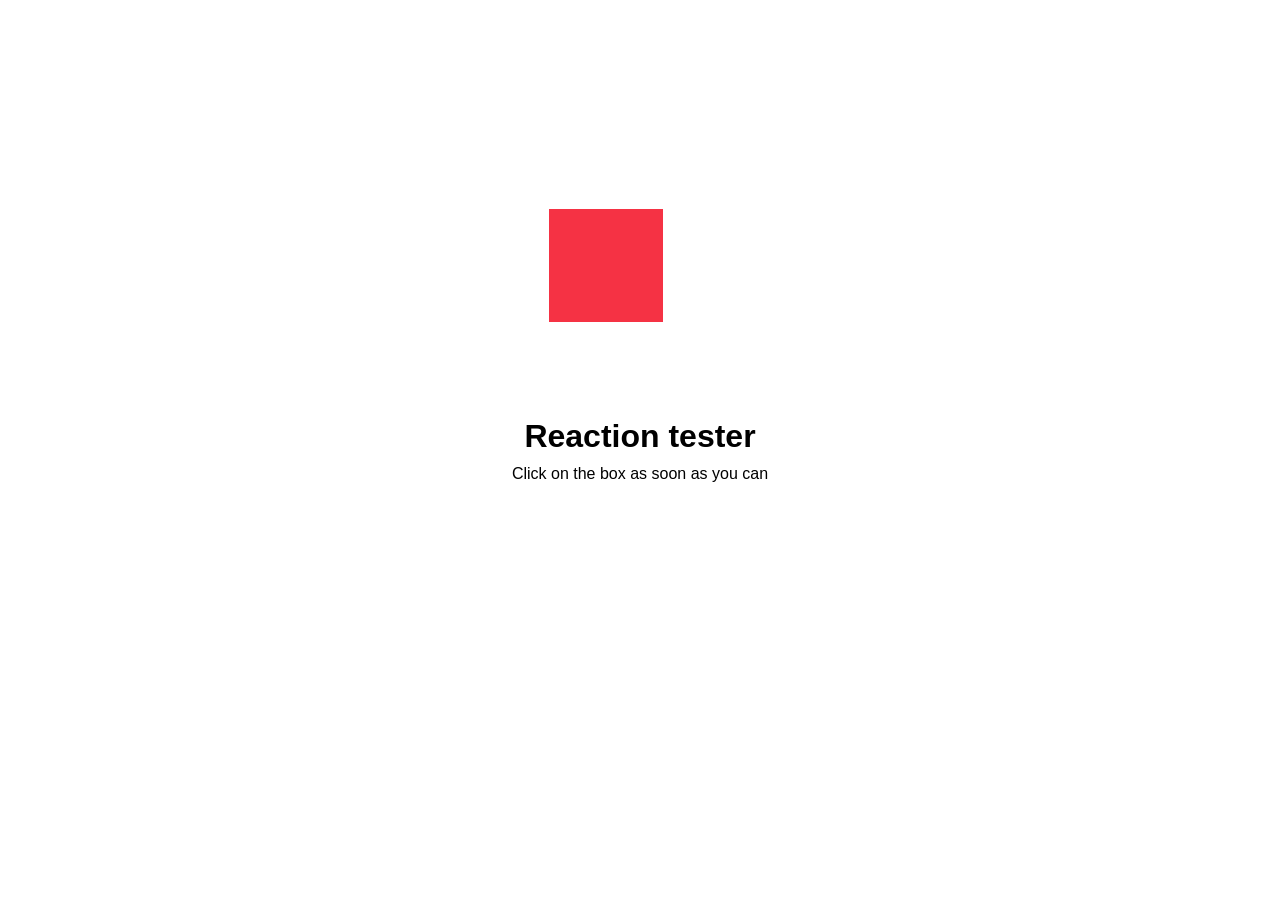
<file: index.html>
<!DOCTYPE html>
<html lang="en">
<head>
    <meta charset="UTF-8" />
    <meta name="viewport" content="width=device-width, initial-scale=1.0" />
    <link rel="stylesheet" href="style.css" />
    <title>Reaction tester</title>
</head>
<body>
    <div>
        <h1>Reaction tester</h1>
        <p>Click on the box as soon as you can</p>
    </div>
    <div id="box"></div>
    
    <script src="script.js"></script>
</body>
</html>
</file>
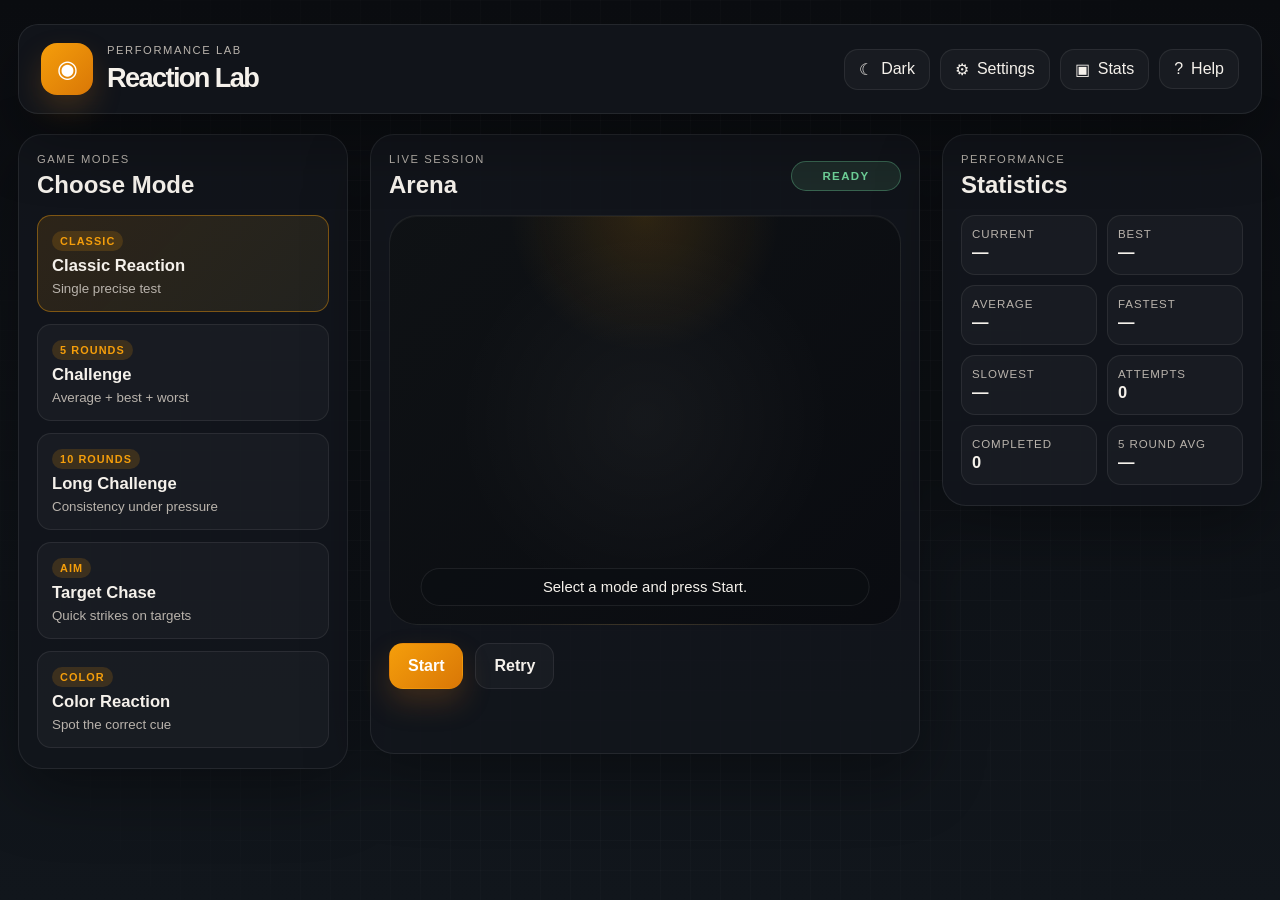
<file: version-2/index.html>
﻿<!DOCTYPE html>
<html lang="en">
  <head>
    <meta charset="UTF-8" />
    <meta name="viewport" content="width=device-width, initial-scale=1.0" />
    <meta
      name="description"
      content="Reaction Lab — a refined reaction speed training game with multiple challenge modes and persistent stats."
    />
    <title>Reaction Lab</title>
    <link rel="stylesheet" href="style.css" />
  </head>
  <body>
    <div class="app-shell">
      <header class="topbar" aria-label="Main navigation">
        <div class="brand-wrap" aria-label="Reaction Lab home">
          <div class="brand-mark">◉</div>
          <div class="brand-copy">
            <p class="eyebrow">Performance Lab</p>
            <h1>Reaction Lab</h1>
          </div>
        </div>

        <nav class="topbar-actions" aria-label="Main actions">
          <button id="themeToggleBtn" class="icon-button" type="button" aria-label="Toggle color theme">
            <span class="icon">☾</span>
            <span class="label">Dark</span>
          </button>
          <button id="settingsBtn" class="icon-button" type="button" aria-label="Open settings panel">
            <span class="icon">⚙</span>
            <span class="label">Settings</span>
          </button>
          <button id="statsBtn" class="icon-button" type="button" aria-label="Open statistics panel">
            <span class="icon">▣</span>
            <span class="label">Stats</span>
          </button>
          <button id="helpBtn" class="icon-button" type="button" aria-label="Open game help">
            <span class="icon">?</span>
            <span class="label">Help</span>
          </button>
        </nav>
      </header>

      <main class="content-grid">
        <aside class="panel mode-panel" aria-labelledby="mode-heading">
          <div class="section-heading">
            <div>
              <p class="eyebrow">Game Modes</p>
              <h2 id="mode-heading">Choose Mode</h2>
            </div>
          </div>

          <div class="mode-grid" role="list" aria-label="Game mode selection">
            <button class="mode-card active" type="button" data-mode="classic" aria-pressed="true">
              <span class="mode-badge">Classic</span>
              <strong>Classic Reaction</strong>
              <small>Single precise test</small>
            </button>
            <button class="mode-card" type="button" data-mode="five" aria-pressed="false">
              <span class="mode-badge">5 Rounds</span>
              <strong>Challenge</strong>
              <small>Average + best + worst</small>
            </button>
            <button class="mode-card" type="button" data-mode="ten" aria-pressed="false">
              <span class="mode-badge">10 Rounds</span>
              <strong>Long Challenge</strong>
              <small>Consistency under pressure</small>
            </button>
            <button class="mode-card" type="button" data-mode="aim" aria-pressed="false">
              <span class="mode-badge">Aim</span>
              <strong>Target Chase</strong>
              <small>Quick strikes on targets</small>
            </button>
            <button class="mode-card" type="button" data-mode="color" aria-pressed="false">
              <span class="mode-badge">Color</span>
              <strong>Color Reaction</strong>
              <small>Spot the correct cue</small>
            </button>
          </div>
        </aside>

        <section class="panel arena-panel" aria-labelledby="arena-heading">
          <div class="arena-header">
            <div>
              <p class="eyebrow">Live Session</p>
              <h2 id="arena-heading">Arena</h2>
            </div>
            <span class="status-pill" id="statusBadge" aria-live="polite">READY</span>
          </div>

          <div id="gameArena" class="game-arena" aria-live="polite" aria-label="Reaction target area">
            <div id="target" class="target" aria-label="Reaction target" tabindex="0"></div>
            <div id="arenaMessage" class="arena-message" role="status">
              Select a mode and press Start.
            </div>
          </div>

          <div class="arena-actions">
            <button id="startBtn" class="primary-button" type="button">Start</button>
            <button id="retryBtn" class="secondary-button" type="button">Retry</button>
          </div>

          <div id="resultCard" class="result-card hidden" aria-live="polite"></div>
        </section>

        <aside class="panel stats-panel" aria-labelledby="stats-heading">
          <div class="section-heading">
            <div>
              <p class="eyebrow">Performance</p>
              <h2 id="stats-heading">Statistics</h2>
            </div>
          </div>

          <div id="statsDashboard" class="stats-grid" aria-live="polite"></div>
        </aside>
      </main>
    </div>

    <div id="settingsModal" class="modal hidden" aria-hidden="true">
      <div class="modal-backdrop" data-close-modal="settings"></div>
      <div class="modal-card" role="dialog" aria-modal="true" aria-labelledby="settingsTitle">
        <div class="modal-header">
          <div>
            <p class="eyebrow">Preferences</p>
            <h3 id="settingsTitle">Settings</h3>
          </div>
          <button class="close-button" type="button" data-close-modal="settings" aria-label="Close settings">✕</button>
        </div>

        <form id="settingsForm" class="settings-form">
          <div class="field-group">
            <label for="difficultySelect">Difficulty</label>
            <select id="difficultySelect">
              <option value="easy">Easy</option>
              <option value="normal">Normal</option>
              <option value="hard">Hard</option>
              <option value="extreme">Extreme</option>
              <option value="custom">Custom</option>
            </select>
          </div>

          <div class="field-group">
            <label for="shapeSelect">Shape</label>
            <select id="shapeSelect">
              <option value="circle">Circle</option>
              <option value="square">Square</option>
              <option value="rounded-square">Rounded Square</option>
              <option value="triangle">Triangle</option>
              <option value="star">Star</option>
              <option value="diamond">Diamond</option>
              <option value="hexagon">Hexagon</option>
            </select>
          </div>

          <div class="field-group">
            <label for="sizeSelect">Size</label>
            <select id="sizeSelect">
              <option value="small">Small</option>
              <option value="medium">Medium</option>
              <option value="large">Large</option>
              <option value="custom">Custom</option>
            </select>
          </div>

          <div class="field-group range-field">
            <label for="customSizeRange">Custom Size</label>
            <input id="customSizeRange" type="range" min="42" max="180" step="4" value="92" />
          </div>

          <div class="field-group">
            <label for="colorSelect">Color</label>
            <select id="colorSelect">
              <option value="random">Random</option>
              <option value="red">Red</option>
              <option value="blue">Blue</option>
              <option value="green">Green</option>
              <option value="purple">Purple</option>
              <option value="yellow">Yellow</option>
              <option value="custom">Custom</option>
            </select>
          </div>

          <div class="field-group color-field">
            <label for="customColorInput">Custom Color</label>
            <input id="customColorInput" type="color" value="#f59e0b" />
          </div>

          <div class="field-group">
            <label for="animationSelect">Animation</label>
            <select id="animationSelect">
              <option value="none">None</option>
              <option value="pop">Pop</option>
              <option value="zoom">Zoom</option>
              <option value="bounce">Bounce</option>
              <option value="fade">Fade</option>
            </select>
          </div>

          <div class="field-group">
            <label for="positionSelect">Position</label>
            <select id="positionSelect">
              <option value="random">Random</option>
              <option value="center">Center</option>
              <option value="anywhere">Anywhere</option>
              <option value="avoid-edges">Avoid Edges</option>
            </select>
          </div>

          <div class="field-group">
            <label for="themeSelect">Theme</label>
            <select id="themeSelect">
              <option value="dark">Dark</option>
              <option value="light">Light</option>
            </select>
          </div>

          <div class="checkbox-row">
            <label for="soundToggle">
              <input id="soundToggle" type="checkbox" />
              Sound On
            </label>
          </div>

          <div class="checkbox-row">
            <label for="reduceMotionToggle">
              <input id="reduceMotionToggle" type="checkbox" />
              Reduce Motion
            </label>
          </div>

          <div class="modal-actions">
            <button type="button" class="secondary-button" id="resetStatsBtn">Reset Stats</button>
            <button type="button" class="secondary-button" id="resetAppBtn">Reset All &amp; Start Classic</button>
            <button type="button" class="primary-button" data-close-modal="settings">Save</button>
          </div>
        </form>
      </div>
    </div>

    <div id="statsModal" class="modal hidden" aria-hidden="true">
      <div class="modal-backdrop" data-close-modal="stats"></div>
      <div class="modal-card" role="dialog" aria-modal="true" aria-labelledby="statsModalTitle">
        <div class="modal-header">
          <div>
            <p class="eyebrow">Dashboard</p>
            <h3 id="statsModalTitle">Performance Overview</h3>
          </div>
          <button class="close-button" type="button" data-close-modal="stats" aria-label="Close statistics">✕</button>
        </div>
        <div id="statsModalContent" class="stats-modal-content"></div>
      </div>
    </div>

    <div id="helpModal" class="modal hidden" aria-hidden="true">
      <div class="modal-backdrop" data-close-modal="help"></div>
      <div class="modal-card small-card" role="dialog" aria-modal="true" aria-labelledby="helpTitle">
        <div class="modal-header">
          <div>
            <p class="eyebrow">Quick Guide</p>
            <h3 id="helpTitle">How to Play</h3>
          </div>
          <button class="close-button" type="button" data-close-modal="help" aria-label="Close help">✕</button>
        </div>

        <ul class="help-list">
          <li>Choose a game mode and start.</li>
          <li>Wait for the target to appear before clicking.</li>
          <li>Faster click = better reaction.</li>
          <li>Early clicks count as invalid attempts.</li>
          <li>Use settings to tune shape, size, color, and difficulty.</li>
          <li>Press Space to start and Escape to close panels.</li>
        </ul>
      </div>
    </div>

    <script src="script.js"></script>
  </body>
</html>
</file>
<file: style.css>
body {
    margin: 0;
    padding: 0;
    display: flex;
    font-size: medium;
    font-family: 'Lucida Sans', 'Lucida Sans Regular', 'Lucida Grande', 'Lucida Sans Unicode', Geneva, Verdana, sans-serif;
    justify-content: center;
    text-align: center;
    flex-direction: column;
    align-items: center;
    height: 100vh;
}

h1, p {
    margin: 10px;
}

#box {
    width: 100px;
    height: 100px;
    background-color: steelblue;
    position: absolute;
    display: none;
    cursor: pointer;
}
</file>
<file: version-2/style.css>
﻿:root {
  --bg: #0b0d11;
  --bg-accent: #11161c;
  --surface: rgba(18, 22, 28, 0.9);
  --surface-strong: rgba(23, 28, 35, 0.96);
  --surface-soft: rgba(255, 255, 255, 0.03);
  --border: rgba(255, 255, 255, 0.08);
  --text: #f5f1eb;
  --text-strong: #ffffff;
  --muted: #b9b3ac;
  --primary: #f59e0b;
  --primary-strong: #d97706;
  --secondary: #f6d365;
  --success: #70d59b;
  --warning: #f7c66d;
  --danger: #ef7a7a;
  --shadow: 0 24px 64px rgba(0, 0, 0, 0.34);
  --grid: rgba(255, 255, 255, 0.025);
  --arena-bg: radial-gradient(circle at top, rgba(245, 158, 11, 0.14), transparent 28%), linear-gradient(135deg, rgba(15, 18, 21, 0.98), rgba(10, 12, 17, 0.98));
}

:root[data-theme="light"] {
  --bg: #f4efe9;
  --bg-accent: #ece6df;
  --surface: rgba(255, 255, 255, 0.86);
  --surface-strong: rgba(255, 255, 255, 0.98);
  --surface-soft: rgba(36, 28, 18, 0.03);
  --border: rgba(84, 72, 58, 0.12);
  --text: #1d1d1f;
  --text-strong: #121214;
  --muted: #625d58;
  --primary: #b86a1b;
  --primary-strong: #944f13;
  --secondary: #e2b96d;
  --success: #2e8f5d;
  --warning: #b87512;
  --danger: #b64f50;
  --shadow: 0 18px 46px rgba(83, 64, 33, 0.12);
  --grid: rgba(49, 42, 35, 0.04);
  --arena-bg: radial-gradient(circle at top, rgba(184, 106, 27, 0.10), transparent 30%), linear-gradient(135deg, rgba(255, 255, 255, 0.96), rgba(246, 240, 232, 0.95));
}

* {
  box-sizing: border-box;
}

html {
  scroll-behavior: smooth;
}

body {
  margin: 0;
  min-height: 100vh;
  font-family: "Inter", "Segoe UI", sans-serif;
  background: linear-gradient(180deg, var(--bg) 0%, var(--bg-accent) 100%);
  color: var(--text);
  transition: background 0.28s ease, color 0.28s ease;
}

body::before {
  content: "";
  position: fixed;
  inset: 0;
  pointer-events: none;
  background-image: linear-gradient(var(--grid) 1px, transparent 1px), linear-gradient(90deg, var(--grid) 1px, transparent 1px);
  background-size: 30px 30px;
  mask-image: radial-gradient(circle at center, black 35%, transparent 100%);
}

button,
select,
input {
  font: inherit;
}

button {
  cursor: pointer;
}

button:focus-visible,
select:focus-visible,
input:focus-visible,
.target:focus-visible {
  outline: 3px solid rgba(245, 158, 11, 0.7);
  outline-offset: 2px;
}

.app-shell {
  position: relative;
  z-index: 1;
  max-width: 1380px;
  margin: 0 auto;
  padding: 24px 18px 40px;
}

.topbar {
  display: flex;
  align-items: center;
  justify-content: space-between;
  gap: 18px;
  padding: 18px 22px;
  margin-bottom: 20px;
  border: 1px solid var(--border);
  border-radius: 20px;
  background: var(--surface);
  box-shadow: var(--shadow);
  backdrop-filter: blur(12px);
}

.brand-wrap {
  display: flex;
  align-items: center;
  gap: 14px;
}

.brand-mark {
  display: grid;
  place-items: center;
  width: 52px;
  height: 52px;
  border-radius: 16px;
  background: linear-gradient(135deg, var(--primary) 0%, var(--primary-strong) 100%);
  color: #fff;
  font-size: 1.5rem;
  box-shadow: 0 14px 28px rgba(184, 106, 27, 0.25);
}

.eyebrow {
  margin: 0 0 6px;
  font-size: 0.7rem;
  letter-spacing: 0.14em;
  text-transform: uppercase;
  color: var(--muted);
}

h1,
h2,
h3,
p {
  margin: 0;
}

.topbar h1 {
  font-size: clamp(1.7rem, 2vw, 2.2rem);
  letter-spacing: -0.06em;
}

.topbar-actions {
  display: flex;
  flex-wrap: wrap;
  align-items: center;
  justify-content: flex-end;
  gap: 10px;
}

.icon-button,
.primary-button,
.secondary-button,
.mode-card,
.close-button {
  border: 1px solid var(--border);
  border-radius: 14px;
  transition: transform 0.18s ease, background 0.18s ease, border-color 0.18s ease, box-shadow 0.18s ease;
}

.icon-button {
  display: inline-flex;
  align-items: center;
  justify-content: center;
  gap: 8px;
  padding: 10px 14px;
  background: var(--surface-soft);
  color: var(--text);
}

.icon-button:hover,
.primary-button:hover,
.secondary-button:hover,
.mode-card:hover,
.close-button:hover {
  transform: translateY(-1px);
  box-shadow: 0 12px 24px rgba(0, 0, 0, 0.16);
}

.content-grid {
  display: grid;
  grid-template-columns: 330px minmax(0, 1.2fr) 320px;
  gap: 22px;
  align-items: start;
}

.panel {
  background: var(--surface);
  border: 1px solid var(--border);
  border-radius: 24px;
  padding: 18px 18px 20px;
  box-shadow: var(--shadow);
}

.section-heading {
  display: flex;
  align-items: center;
  justify-content: space-between;
  margin-bottom: 16px;
}

.mode-grid {
  display: grid;
  gap: 12px;
}

.mode-card {
  display: flex;
  flex-direction: column;
  align-items: flex-start;
  gap: 5px;
  width: 100%;
  padding: 15px 14px;
  background: var(--surface-soft);
  color: var(--text);
  text-align: left;
}

.mode-card strong {
  font-size: 1.04rem;
}

.mode-card small {
  color: var(--muted);
}

.mode-card.active {
  background: linear-gradient(135deg, rgba(245, 158, 11, 0.12), rgba(246, 211, 101, 0.08));
  border-color: rgba(245, 158, 11, 0.42);
}

.mode-badge {
  display: inline-flex;
  align-items: center;
  justify-content: center;
  padding: 4px 8px;
  border-radius: 999px;
  background: rgba(245, 158, 11, 0.16);
  color: var(--primary);
  font-size: 0.68rem;
  letter-spacing: 0.1em;
  text-transform: uppercase;
  font-weight: 800;
}

.arena-panel {
  min-height: 620px;
}

.arena-header {
  display: flex;
  align-items: center;
  justify-content: space-between;
  gap: 12px;
  margin-bottom: 16px;
}

.status-pill {
  display: inline-flex;
  align-items: center;
  justify-content: center;
  min-width: 110px;
  padding: 8px 12px;
  border-radius: 999px;
  border: 1px solid rgba(112, 213, 155, 0.35);
  background: rgba(112, 213, 155, 0.1);
  color: var(--success);
  font-size: 0.72rem;
  letter-spacing: 0.12em;
  text-transform: uppercase;
  font-weight: 800;
}

.game-arena {
  position: relative;
  min-height: 410px;
  border: 1px solid var(--border);
  border-radius: 28px;
  overflow: hidden;
  background: var(--arena-bg);
  box-shadow: inset 0 1px 0 rgba(255, 255, 255, 0.04);
}

.game-arena::before {
  content: "";
  position: absolute;
  inset: 0;
  background: radial-gradient(circle at center, rgba(255, 255, 255, 0.04), transparent 58%);
}

.arena-message {
  position: absolute;
  left: 50%;
  bottom: 18px;
  transform: translateX(-50%);
  width: min(88%, 560px);
  padding: 10px 14px;
  border-radius: 999px;
  border: 1px solid var(--border);
  background: rgba(12, 14, 18, 0.72);
  color: var(--text);
  text-align: center;
  font-size: 0.93rem;
}

.target {
  position: absolute;
  display: none;
  width: 96px;
  height: 96px;
  border: 2px solid rgba(255, 255, 255, 0.18);
  box-shadow: 0 18px 34px rgba(0, 0, 0, 0.22);
  cursor: pointer;
  user-select: none;
  opacity: 0;
  z-index: 2;
}

.target.shown {
  display: block;
  opacity: 1;
}

.target.pop {
  animation: pop-in 0.18s ease forwards;
}

.target.zoom {
  animation: zoom-in 0.22s ease forwards;
}

.target.bounce {
  animation: bounce 0.32s ease forwards;
}

.target.fade {
  animation: fade 0.2s ease forwards;
}

.target.circle { border-radius: 999px; }
.target.square { border-radius: 14px; }
.target.rounded-square { border-radius: 20px; }
.target.triangle { clip-path: polygon(50% 0%, 0% 100%, 100% 100%); }
.target.star { clip-path: polygon(50% 0%, 60% 34%, 100% 34%, 67% 58%, 80% 100%, 50% 72%, 20% 100%, 33% 58%, 0% 34%, 40% 34%); }
.target.diamond { clip-path: polygon(50% 0%, 100% 50%, 50% 100%, 0% 50%); }
.target.hexagon { clip-path: polygon(25% 6%, 75% 6%, 100% 50%, 75% 94%, 25% 94%, 0% 50%); }

.arena-actions {
  display: flex;
  gap: 12px;
  margin-top: 18px;
}

.primary-button,
.secondary-button {
  display: inline-flex;
  align-items: center;
  justify-content: center;
  min-height: 46px;
  padding: 0 18px;
  font-weight: 700;
}

.primary-button {
  background: linear-gradient(135deg, var(--primary), var(--primary-strong));
  border-color: transparent;
  color: white;
  box-shadow: 0 14px 28px rgba(184, 106, 27, 0.25);
}

.secondary-button {
  background: var(--surface-soft);
  color: var(--text);
}

.result-card {
  margin-top: 18px;
  padding: 18px;
  border: 1px solid rgba(245, 158, 11, 0.3);
  background: linear-gradient(135deg, rgba(245, 158, 11, 0.08), rgba(246, 211, 101, 0.05));
  border-radius: 18px;
  animation: slide-up 0.22s ease;
}

.result-card.hidden,
.modal.hidden {
  display: none;
}

.result-card h3 {
  font-size: 1.3rem;
  margin-bottom: 4px;
}

.result-grid {
  display: grid;
  grid-template-columns: repeat(2, minmax(0, 1fr));
  gap: 10px;
  margin-top: 12px;
}

.result-stat {
  display: flex;
  flex-direction: column;
  gap: 4px;
  padding: 10px 12px;
  border-radius: 12px;
  background: rgba(255, 255, 255, 0.03);
  border: 1px solid var(--border);
}

.result-stat span {
  color: var(--muted);
  font-size: 0.72rem;
  letter-spacing: 0.08em;
  text-transform: uppercase;
}

.result-stat strong {
  font-size: 1.02rem;
}

.stats-grid,
.stats-modal-content {
  display: grid;
  grid-template-columns: repeat(2, minmax(0, 1fr));
  gap: 10px;
}

.stat-card {
  display: flex;
  flex-direction: column;
  gap: 3px;
  padding: 12px 10px;
  border-radius: 14px;
  background: var(--surface-soft);
  border: 1px solid var(--border);
}

.stat-card span {
  color: var(--muted);
  font-size: 0.72rem;
  letter-spacing: 0.08em;
  text-transform: uppercase;
}

.stat-card strong {
  font-size: 1.03rem;
}

.modal {
  position: fixed;
  inset: 0;
  z-index: 20;
}

.modal-backdrop {
  position: absolute;
  inset: 0;
  background: rgba(10, 12, 15, 0.68);
}

.modal-card {
  position: relative;
  width: min(560px, calc(100% - 24px));
  max-height: calc(100vh - 32px);
  overflow-y: auto;
  margin: 8vh auto 0;
  padding: 18px 18px 16px;
  border: 1px solid var(--border);
  border-radius: 22px;
  background: var(--surface-strong);
  box-shadow: var(--shadow);
}

.small-card {
  width: min(420px, calc(100% - 24px));
}

.modal-header {
  display: flex;
  align-items: center;
  justify-content: space-between;
  gap: 16px;
  margin-bottom: 16px;
}

.close-button {
  width: 38px;
  height: 38px;
  background: transparent;
  color: var(--text);
}

.settings-form {
  display: grid;
  gap: 14px;
}

.field-group {
  display: grid;
  gap: 8px;
}

.field-group label {
  color: var(--muted);
  font-size: 0.84rem;
}

select,
input[type="color"],
input[type="range"] {
  width: 100%;
  border: 1px solid var(--border);
  border-radius: 12px;
  background: rgba(255, 255, 255, 0.02);
  color: var(--text);
  padding: 10px 12px;
}

select option {
  background: var(--surface-strong);
  color: var(--text-strong);
}

input[type="color"] {
  min-height: 46px;
  padding: 6px;
}

.checkbox-row {
  display: flex;
  align-items: center;
}

.checkbox-row label {
  display: inline-flex;
  align-items: center;
  gap: 10px;
  color: var(--text);
}

.checkbox-row input {
  accent-color: var(--primary);
}

.modal-actions {
  display: flex;
  flex-wrap: wrap;
  justify-content: flex-end;
  gap: 12px;
  margin-top: 10px;
}

.help-list {
  margin: 0;
  padding-left: 18px;
  display: grid;
  gap: 10px;
  color: var(--text);
}

@keyframes pop-in {
  0% { transform: scale(0.7); opacity: 0; }
  100% { transform: scale(1); opacity: 1; }
}

@keyframes zoom-in {
  0% { transform: scale(0.52); opacity: 0; }
  100% { transform: scale(1.04); opacity: 1; }
}

@keyframes bounce {
  0% { transform: scale(0.7) translateY(10px); opacity: 0; }
  55% { transform: scale(1.08) translateY(-8px); opacity: 1; }
  100% { transform: scale(1) translateY(0); opacity: 1; }
}

@keyframes fade {
  0% { opacity: 0; transform: scale(0.9); }
  100% { opacity: 1; transform: scale(1); }
}

@keyframes slide-up {
  0% { opacity: 0; transform: translateY(10px); }
  100% { opacity: 1; transform: translateY(0); }
}

body.reduced-motion *, body.reduced-motion *::before, body.reduced-motion *::after {
  animation-duration: 0.01ms !important;
  animation-iteration-count: 1 !important;
  transition-duration: 0.01ms !important;
  scroll-behavior: auto !important;
}

@media (max-width: 1100px) {
  .content-grid {
    grid-template-columns: 1fr;
  }

  .arena-panel {
    min-height: 500px;
  }
}

@media (max-width: 720px) {
  .app-shell {
    padding: 14px 12px 26px;
  }

  .topbar {
    flex-direction: column;
    align-items: stretch;
    padding: 16px 14px;
  }

  .topbar-actions {
    width: 100%;
    justify-content: space-between;
  }

  .icon-button {
    flex: 1 1 calc(50% - 8px);
    justify-content: center;
  }

  .game-arena {
    min-height: 340px;
  }

  .arena-actions,
  .modal-actions {
    flex-direction: column;
  }

  .primary-button,
  .secondary-button {
    width: 100%;
  }

  .stats-grid,
  .stats-modal-content,
  .result-grid {
    grid-template-columns: 1fr;
  }
}
</file>
